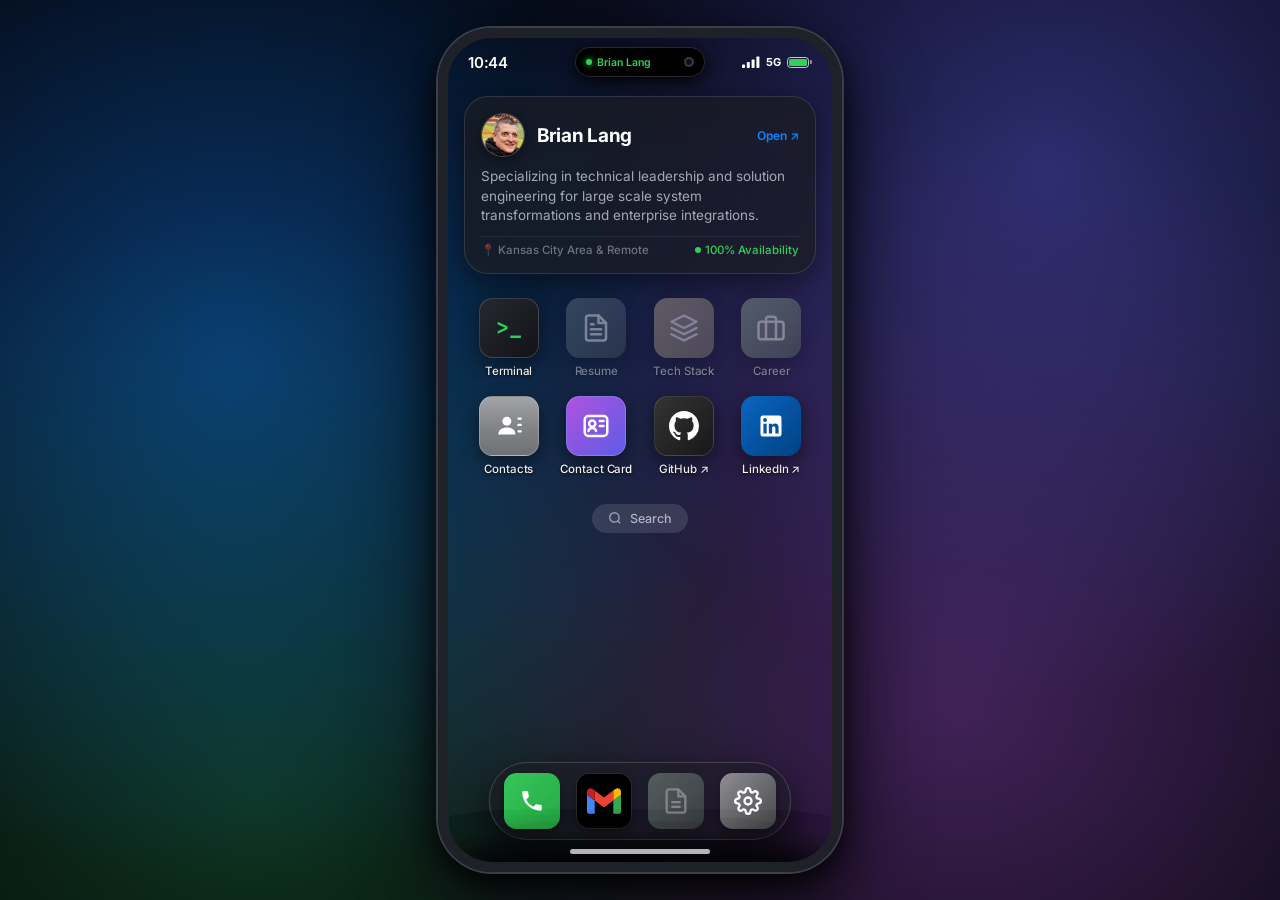
<file: index.html>
<!DOCTYPE html>
<html lang="en">
<head>
  <meta charset="UTF-8">
  <meta name="viewport" content="width=device-width, initial-scale=1.0, viewport-fit=cover, maximum-scale=1.0, user-scalable=no">
  <meta name="apple-mobile-web-app-capable" content="yes">
  <meta name="apple-mobile-web-app-status-bar-style" content="black-translucent">
  <meta name="theme-color" content="#000000">
  <title>Brian Lang | Technical Software Architect</title>
  <meta name="description" content="Brian Lang - Technical Software Architect iOS 18 Experience">
  <link rel="stylesheet" href="style.css?v=2.2">
  <link rel="preconnect" href="https://fonts.googleapis.com">
  <link rel="preconnect" href="https://fonts.gstatic.com" crossorigin>
  <link href="https://fonts.googleapis.com/css2?family=Inter:wght@300;400;500;600;700;800&family=JetBrains+Mono:wght@400;500;600&display=swap" rel="stylesheet">
</head>
<body class="ios-root">

  <!-- Main Device Shell (Centered iPhone 16 chassis on Desktop, Fullscreen on Mobile) -->
  <div class="iphone-chassis">

    <!-- Top Safe Area Status Bar -->
    <header class="ios-statusbar" aria-label="Status Bar">
      <div class="status-left">
        <span class="status-clock" id="status-clock">9:41</span>
      </div>

      <!-- Dynamic Island -->
      <div class="dynamic-island" id="dynamic-island" tabindex="0" role="button" aria-expanded="false" aria-label="Dynamic Island - Brian Lang">
        <div class="island-compact">
          <div class="island-pill-active">
            <span class="island-pulse"></span>
            <span class="island-label">Brian Lang</span>
          </div>
          <div class="island-sensor"></div>
        </div>
        <div class="island-expanded-content">
          <div class="island-avatar">
            <img src="assets/brian-avatar.jpg" alt="Brian Lang" class="avatar-img">
          </div>
          <div class="island-meta">
            <div class="island-headline">Brian Lang • Available for Advisory</div>
          </div>
          <a href="mailto:brian.lang@robustcomputing.com" class="island-action-btn">Contact</a>
        </div>
      </div>

      <div class="status-right">
        <!-- Signal Indicator -->
        <span class="status-icon" title="5G Full Signal">
          <svg width="18" height="12" viewBox="0 0 18 12" fill="currentColor">
            <rect x="0" y="8.5" width="3" height="3.5" rx="0.8"/>
            <rect x="4.8" y="6" width="3" height="6" rx="0.8"/>
            <rect x="9.6" y="3.5" width="3" height="8.5" rx="0.8"/>
            <rect x="14.4" y="0.5" width="3" height="11.5" rx="0.8"/>
          </svg>
        </span>
        <span class="status-5g">5G</span>
        <!-- Battery Icon -->
        <span class="status-battery" title="Battery 100%">
          <span class="battery-shell">
            <span class="battery-level"></span>
          </span>
          <span class="battery-tip"></span>
        </span>
      </div>
    </header>

    <!-- SpringBoard (Homescreen) -->
    <main class="ios-springboard" id="springboard">

      <!-- Widget Row: Profile Header + Quick Metrics -->
      <section class="widget-row" aria-label="Interactive Widgets">
        <!-- 2x2 Large Card Widget: Architect Identity -->
        <div class="ios-widget widget-hero" data-launch="app-terminal" tabindex="0" role="button" aria-label="View Terminal Profile">
          <div class="widget-top-bar">
            <div class="widget-avatar-group">
              <div class="hero-avatar">
                <img src="assets/brian-avatar.jpg" alt="Brian Lang" class="avatar-img">
              </div>
              <div>
                <h1 class="hero-name">Brian Lang</h1>
              </div>
            </div>
            <span class="widget-launch-hint">Open ↗</span>
          </div>
          <p class="hero-summary">
            Specializing in technical leadership and solution engineering for large scale system transformations and enterprise integrations.
          </p>
          <div class="hero-footer">
            <span class="hero-chip">📍 Kansas City Area & Remote</span>
            <span class="hero-uptime"><span class="green-dot"></span> 100% Availability</span>
          </div>
        </div>
      </section>

      <!-- App Grid 4-Column Layout -->
      <section class="app-grid" aria-label="Applications">
        <!-- App 1: Terminal Profile -->
        <div class="app-icon-item" data-launch="app-terminal" tabindex="0" role="button" aria-label="Open Terminal App">
          <div class="icon-squircle icon-terminal">
            <span class="terminal-prompt-glyph">&gt;_</span>
          </div>
          <span class="icon-label">Terminal</span>
        </div>

        <!-- App 2: Resume / Vitae (Disabled) -->
        <div class="app-icon-item is-disabled" aria-disabled="true" role="button" aria-label="Resume / CV App (Disabled)">
          <div class="icon-squircle icon-resume">
            <svg width="30" height="30" viewBox="0 0 24 24" fill="none" stroke="currentColor" stroke-width="2" stroke-linecap="round" stroke-linejoin="round">
              <path d="M14 2H6a2 2 0 0 0-2 2v16a2 2 0 0 0 2 2h12a2 2 0 0 0 2-2V8z"></path>
              <polyline points="14 2 14 8 20 8"></polyline>
              <line x1="16" y1="13" x2="8" y2="13"></line>
              <line x1="16" y1="17" x2="8" y2="17"></line>
              <polyline points="10 9 9 9 8 9"></polyline>
            </svg>
          </div>
          <span class="icon-label">Resume</span>
        </div>


        <!-- App 4: Stack & Skills (Disabled) -->
        <div class="app-icon-item is-disabled" aria-disabled="true" role="button" aria-label="Tech Stack App (Disabled)">
          <div class="icon-squircle icon-skills">
            <svg width="30" height="30" viewBox="0 0 24 24" fill="none" stroke="currentColor" stroke-width="2" stroke-linecap="round" stroke-linejoin="round">
              <polygon points="12 2 2 7 12 12 22 7 12 2"></polygon>
              <polyline points="2 17 12 22 22 17"></polyline>
              <polyline points="2 12 12 17 22 12"></polyline>
            </svg>
          </div>
          <span class="icon-label">Tech Stack</span>
        </div>

        <!-- App 5: Career Experience (Disabled) -->
        <div class="app-icon-item is-disabled" aria-disabled="true" role="button" aria-label="Experience Timeline App (Disabled)">
          <div class="icon-squircle icon-experience">
            <svg width="30" height="30" viewBox="0 0 24 24" fill="none" stroke="currentColor" stroke-width="2" stroke-linecap="round" stroke-linejoin="round">
              <rect x="2" y="7" width="20" height="14" rx="2" ry="2"></rect>
              <path d="M16 21V5a2 2 0 0 0-2-2h-4a2 2 0 0 0-2 2v16"></path>
            </svg>
          </div>
          <span class="icon-label">Career</span>
        </div>

        <!-- App 6: Contact & Connect -->
        <div class="app-icon-item" data-launch="app-contact" tabindex="0" role="button" aria-label="Open Contacts App">
          <div class="icon-squircle icon-contact">
            <svg width="34" height="34" viewBox="0 0 32 32" fill="none">
              <!-- Address book tab tabs on right -->
              <path d="M25 9H27M25 15H27M25 21H27" stroke="#FFFFFF" stroke-width="2.2" stroke-linecap="round"/>
              <!-- Main White ID Silhouette Card -->
              <circle cx="14" cy="11.5" r="4.2" fill="#FFFFFF"/>
              <path d="M6 24C6 19.5 9.5 17.5 14 17.5C18.5 17.5 22 19.5 22 24" fill="#FFFFFF"/>
            </svg>
          </div>
          <span class="icon-label">Contacts</span>
        </div>

        <!-- App 7: Download Contact Card -->
        <a href="assets/Brian_Lang.vcf" download="Brian_Lang.vcf" class="app-icon-item external-link" aria-label="Download Brian's Contact Card (vCard)">
          <div class="icon-squircle icon-vcard">
            <svg width="30" height="30" viewBox="0 0 24 24" fill="none" stroke="currentColor" stroke-width="2" stroke-linecap="round" stroke-linejoin="round">
              <rect x="3" y="4" width="18" height="16" rx="3"></rect>
              <circle cx="9" cy="10" r="2.5"></circle>
              <path d="M15 8h3M15 12h3M6 16c0-1.5 1.5-2.5 3-2.5s3 1 3 2.5"></path>
            </svg>
          </div>
          <span class="icon-label">Contact Card</span>
        </a>

        <!-- App 8: GitHub / Code -->
        <a href="https://github.com/flying-wedge" target="_blank" rel="noopener noreferrer" class="app-icon-item external-link" aria-label="Open Brian's GitHub">
          <div class="icon-squircle icon-github">
            <svg width="30" height="30" viewBox="0 0 24 24" fill="currentColor">
              <path d="M12 0C5.37 0 0 5.37 0 12c0 5.31 3.435 9.795 8.205 11.385.6.105.825-.255.825-.57 0-.285-.015-1.23-.015-2.235-3.015.555-3.795-.735-4.035-1.41-.135-.345-.72-1.41-1.23-1.695-.42-.225-1.02-.78-.015-.795.945-.015 1.62.87 1.845 1.23 1.08 1.815 2.805 1.305 3.495.99.105-.78.42-1.305.765-1.605-2.67-.3-5.46-1.335-5.46-5.925 0-1.305.465-2.385 1.23-3.225-.12-.3-.54-1.53.12-3.18 0 0 1.005-.315 3.3 1.23.96-.27 1.98-.405 3-.405s2.04.135 3 .405c2.295-1.56 3.3-1.23 3.3-1.23.66 1.65.24 2.88.12 3.18.765.84 1.23 1.905 1.23 3.225 0 4.605-2.805 5.625-5.475 5.925.435.375.81 1.095.81 2.22 0 1.605-.015 2.895-.015 3.3 0 .315.225.69.825.57A12.02 12.02 0 0 0 24 12c0-6.63-5.37-12-12-12z"/>
            </svg>
          </div>
          <span class="icon-label">GitHub ↗</span>
        </a>

        <!-- App 9: LinkedIn -->
        <a href="https://www.linkedin.com/in/brian-lang-4b99282/" target="_blank" rel="noopener noreferrer" class="app-icon-item external-link" aria-label="Open Brian's LinkedIn Profile">
          <div class="icon-squircle icon-linkedin">
            <svg width="28" height="28" viewBox="0 0 24 24" fill="currentColor">
              <path d="M19 3a2 2 0 0 1 2 2v14a2 2 0 0 1-2 2H5a2 2 0 0 1-2-2V5a2 2 0 0 1 2-2h14m-.5 15.5v-5.3a3.26 3.26 0 0 0-3.26-3.26c-.85 0-1.84.52-2.28 1.3v-1.11h-2.79v8.37h2.79v-4.93c0-.77.62-1.4 1.39-1.4a1.4 1.4 0 0 1 1.4 1.4v4.93h2.75M6.88 8.56a1.68 1.68 0 0 0 1.68-1.68c0-.93-.75-1.69-1.68-1.69a1.69 1.69 0 0 0-1.69 1.69c0 .93.76 1.68 1.69 1.68m1.39 9.94v-8.37H5.5v8.37h2.77z"/>
            </svg>
          </div>
          <span class="icon-label">LinkedIn ↗</span>
        </a>
      </section>

      <!-- Spotlight Search Bar Trigger -->
      <div class="spotlight-bar" id="spotlight-trigger" tabindex="0" role="button" aria-label="Search Brian's Contact Details">
        <svg class="search-icon" width="14" height="14" viewBox="0 0 24 24" fill="none" stroke="currentColor" stroke-width="2.5">
          <circle cx="11" cy="11" r="8"></circle>
          <line x1="21" y1="21" x2="16.65" y2="16.65"></line>
        </svg>
        <span>Search</span>
      </div>

    </main>

    <!-- Bottom Dock Bar -->
    <nav class="ios-dock-container" aria-label="Dock">
      <div class="ios-dock">
        <!-- Dock 0: Phone -->
        <a href="tel:+17855503966" class="dock-item" aria-label="Call Brian Lang (+1 785-550-3966)">
          <div class="dock-squircle dock-phone">
            <svg width="26" height="26" viewBox="0 0 24 24" fill="currentColor">
              <path d="M6.62 10.79a15.053 15.053 0 006.59 6.59l2.2-2.2a1 1 0 011.01-.24c1.12.37 2.33.57 3.58.57a1 1 0 011 1V20a1 1 0 01-1 1A17 17 0 013 4a1 1 0 011-1h3.5a1 1 0 011 1c0 1.25.2 2.46.57 3.58a1 1 0 01-.24 1.01l-2.21 2.2z"/>
            </svg>
          </div>
        </a>

        <!-- Dock 1: Gmail -->
        <a href="mailto:brian.lang@robustcomputing.com" class="dock-item" aria-label="Send Email to Brian Lang (Gmail)">
          <div class="dock-squircle dock-gmail" style="background: #000000; border: 1px solid rgba(255, 255, 255, 0.16);">
            <svg width="34" height="34" viewBox="0 0 512 512" xmlns="http://www.w3.org/2000/svg">
              <path d="M34.9 448h81.5V250.2L0 163v250.2C0 432.5 15.7 448 34.9 448" fill="#4285F4"/>
              <path d="M395.6 448h81.5c19.3 0 34.9-15.7 34.9-34.9V163l-116.4 87.3" fill="#34A853"/>
              <path d="M395.6 99v151.3L512 163v-46.5c0-43.2-49.3-67.8-83.8-41.9" fill="#FBBC04"/>
              <path d="M116.4 250.2V99L256 203.7 395.6 99v151.3L256 355" fill="#EA4335"/>
              <path d="M0 116.4V163l116.4 87.3V99L83.8 74.5C49.2 48.6 0 73.2 0 116.4" fill="#C5221F"/>
            </svg>
          </div>
        </a>

        <!-- Dock 3: Resume (Disabled) -->
        <div class="dock-item is-disabled" aria-disabled="true" role="button" aria-label="Resume App (Disabled)">
          <div class="dock-squircle dock-resume">
            <svg width="28" height="28" viewBox="0 0 24 24" fill="none" stroke="currentColor" stroke-width="2">
              <path d="M14 2H6a2 2 0 0 0-2 2v16a2 2 0 0 0 2 2h12a2 2 0 0 0 2-2V8z"></path>
              <polyline points="14 2 14 8 20 8"></polyline>
              <line x1="16" y1="13" x2="8" y2="13"></line>
              <line x1="16" y1="17" x2="8" y2="17"></line>
            </svg>
          </div>
        </div>

        <!-- Dock 4: Settings -->
        <div class="dock-item" data-launch="app-settings" tabindex="0" role="button" aria-label="Launch Settings App">
          <div class="dock-squircle dock-settings">
            <svg width="28" height="28" viewBox="0 0 24 24" fill="none" stroke="currentColor" stroke-width="2">
              <circle cx="12" cy="12" r="3"></circle>
              <path d="M19.4 15a1.65 1.65 0 0 0 .33 1.82l.06.06a2 2 0 0 1 0 2.83 2 2 0 0 1-2.83 0l-.06-.06a1.65 1.65 0 0 0-1.82-.33 1.65 1.65 0 0 0-1 1.51V21a2 2 0 0 1-2 2 2 2 0 0 1-2-2v-.09A1.65 1.65 0 0 0 9 19.4a1.65 1.65 0 0 0-1.82.33l-.06.06a2 2 0 0 1-2.83 0 2 2 0 0 1 0-2.83l.06-.06a1.65 1.65 0 0 0 .33-1.82 1.65 1.65 0 0 0-1.51-1H3a2 2 0 0 1-2-2 2 2 0 0 1 2-2h.09A1.65 1.65 0 0 0 4.6 9a1.65 1.65 0 0 0-.33-1.82l-.06-.06a2 2 0 0 1 0-2.83 2 2 0 0 1 2.83 0l.06.06a1.65 1.65 0 0 0 1.82.33H9a1.65 1.65 0 0 0 1-1.51V3a2 2 0 0 1 2-2 2 2 0 0 1 2 2v.09a1.65 1.65 0 0 0 1 1.51 1.65 1.65 0 0 0 1.82-.33l.06-.06a2 2 0 0 1 2.83 0 2 2 0 0 1 0 2.83l-.06.06a1.65 1.65 0 0 0-.33 1.82V9a1.65 1.65 0 0 0 1.51 1H21a2 2 0 0 1 2 2 2 2 0 0 1-2 2h-.09a1.65 1.65 0 0 0-1.51 1z"></path>
            </svg>
          </div>
        </div>
      </div>
    </nav>

    <!-- iOS Home Indicator Pill -->
    <div class="ios-home-indicator-zone" id="home-indicator" role="button" aria-label="Return to SpringBoard" tabindex="0">
      <div class="indicator-pill"></div>
    </div>

    <!-- ================= MODAL APP SHEETS ================= -->
    <div class="app-sheets-viewport" id="sheets-viewport">

      <!-- 1. TERMINAL PROFILE SHEET -->
      <section class="ios-sheet" id="app-terminal" role="dialog" aria-labelledby="title-terminal" aria-modal="true">
        <header class="sheet-navbar">
          <button class="sheet-btn-left" data-dismiss aria-label="Close Terminal">Done</button>
          <h2 class="sheet-title" id="title-terminal">Terminal Profile</h2>
        </header>
        
        <div class="sheet-content">
          <div class="terminal-shell">
            <div class="terminal-topbar">
              <span class="term-dot red"></span>
              <span class="term-dot yellow"></span>
              <span class="term-dot green"></span>
              <span class="term-path">brian@cloud-fabric:~ (zsh)</span>
            </div>
            <div class="terminal-console">
              <p class="t-line"><span class="t-prompt">brian@workstation</span>:<span class="t-dir">~</span>$ whoami</p>
              <div class="t-response">
                <span class="t-key">Name:</span> <span class="t-val">Brian Lang</span><br>
                <span class="t-key">Role:</span> <span class="t-val">Technical Software Architect</span><br>
                <span class="t-key">Domains:</span> <span class="t-val">Financial Services / Insurance • Large Scale System Transformations • Enterprise Integrations</span><br>
                <span class="t-key">Location:</span> <span class="t-val">Kansas City Area / Remote</span>
              </div>
            </div>
          </div>

          <div class="sheet-action-cta">
            <button class="ios-btn-primary" data-launch="app-contact">Contact Brian</button>
          </div>
        </div>
      </section>

      <!-- 2. RESUME / CV SHEET -->
      <section class="ios-sheet" id="app-resume" role="dialog" aria-labelledby="title-resume" aria-modal="true">
        <header class="sheet-navbar">
          <button class="sheet-btn-left" data-dismiss aria-label="Close Resume">Done</button>
          <h2 class="sheet-title" id="title-resume">Curriculum Vitae</h2>
          <button class="sheet-btn-right" onclick="window.print()" aria-label="Print Resume">Print</button>
        </header>

        <div class="sheet-content">
          <div class="cv-card">
            <header class="cv-header">
              <h1 class="cv-name">BRIAN LANG</h1>
              <div class="cv-role">TECHNICAL SOFTWARE ARCHITECT</div>
              <div class="cv-meta">
                <span>Email: <a href="mailto:brian.lang@robustcomputing.com">brian.lang@robustcomputing.com</a></span>
                <span>Web: brianlang.dev</span>
                <span>GitHub: <a href="https://github.com/flying-wedge" target="_blank" rel="noopener noreferrer">github.com/flying-wedge</a></span>
                <span>Location: Kansas City Area / Remote</span>
              </div>
            </header>

            <section class="cv-section">
              <h3 class="cv-section-title">EXECUTIVE SUMMARY</h3>
              <p class="cv-text">
                Accomplished Technical Software Architect specializing in large scale system transformations, complex enterprise integrations,
                resilient multi-region cloud platforms, and event-driven topologies. Proven record leading complex systems design,
                optimizing query latencies, and ensuring 99.99% system availability SLAs across high-throughput platforms.
              </p>
            </section>

            <section class="cv-section">
              <h3 class="cv-section-title">CORE COMPETENCIES</h3>
              <div class="cv-skills-grid">
                <div><strong>Architecture &amp; Strategy:</strong> Large Scale System Transformations, Enterprise Integrations, Fault Domain Isolation</div>
                <div><strong>Languages:</strong> Go (Golang), TypeScript, Python, Rust, SQL</div>
                <div><strong>Infrastructure:</strong> AWS, Google Cloud Platform (GCP), Kubernetes, Docker, Terraform, Helm</div>
                <div><strong>Data & Streaming:</strong> Apache Kafka, Redis Clusters, PostgreSQL, gRPC, GraphQL, Envoy</div>
              </div>
            </section>

            <section class="cv-section">
              <h3 class="cv-section-title">PROFESSIONAL EXPERIENCE</h3>
              
              <article class="cv-job">
                <div class="cv-job-header">
                  <strong>Apex Cloud Systems — Staff Technical Architect</strong>
                  <span class="cv-date">2023 – Present</span>
                </div>
                <ul class="cv-bullets">
                  <li>Designed multi-region streaming platform processing 15M+ operations daily with 99.99% uptime guarantee.</li>
                  <li>Architected cross-cloud consensus and automated failover pipelines spanning AWS us-east-1 and GCP europe-west3.</li>
                  <li>Reduced egress bandwidth and infrastructure costs by 30% through protocol buffer batching and cache topologies.</li>
                </ul>
              </article>

              <article class="cv-job">
                <div class="cv-job-header">
                  <strong>DataSphere Analytics — Principal Systems Architect</strong>
                  <span class="cv-date">2020 – 2023</span>
                </div>
                <ul class="cv-bullets">
                  <li>Built telemetry and real-time analytical query federation engine serving 12,000+ enterprise users.</li>
                  <li>Engineered distributed Redis memory-caching layer slashing p99 analytical queries by 45%.</li>
                </ul>
              </article>

              <article class="cv-job">
                <div class="cv-job-header">
                  <strong>Vanguard Tech Labs — Senior Software Engineer</strong>
                  <span class="cv-date">2018 – 2020</span>
                </div>
                <ul class="cv-bullets">
                  <li>Engineered core microservices in Go & Python, integrated Kafka consumers, and instituted comprehensive integration suites.</li>
                </ul>
              </article>
            </section>

            <section class="cv-section">
              <h3 class="cv-section-title">EDUCATION & CERTIFICATIONS</h3>
              <div class="cv-job-header">
                <strong>University of California, Berkeley — B.S. in Computer Science</strong>
                <span class="cv-date">Magna Cum Laude</span>
              </div>
              <p class="cv-text cv-certs">
                • AWS Certified Solutions Architect – Professional (SAP-C02)<br>
                • Certified Kubernetes Administrator (CKA)
              </p>
            </section>
          </div>

          <div class="sheet-action-cta">
            <a href="assets/resume-placeholder.html" download="Brian_Lang_Resume.html" class="ios-btn-primary">Download Resume (HTML/PDF)</a>
            <a href="assets/resume-placeholder.html" target="_blank" class="ios-btn-secondary">Open Standalone Document ↗</a>
          </div>
        </div>
      </section>

      <!-- 4. TECH STACK & SKILLS SHEET -->
      <section class="ios-sheet" id="app-skills" role="dialog" aria-labelledby="title-skills" aria-modal="true">
        <header class="sheet-navbar">
          <button class="sheet-btn-left" data-dismiss aria-label="Close Tech Stack">Done</button>
          <h2 class="sheet-title" id="title-skills">Tech Stack</h2>
          <button class="sheet-btn-right" data-launch="app-terminal" aria-label="Open Terminal">Terminal</button>
        </header>

        <div class="sheet-content">
          <div class="ios-group-container">
            <h4 class="ios-group-heading">CORE PROGRAMMING LANGUAGES</h4>
            <div class="ios-table-view">
              <div class="table-row">
                <div class="row-icon cyan">Go</div>
                <div class="row-main">
                  <div class="row-title">Go (Golang)</div>
                  <div class="row-subtitle">High-throughput microservices, concurrency routines</div>
                </div>
                <span class="ios-badge primary">Primary</span>
              </div>
              <div class="table-row">
                <div class="row-icon blue">TS</div>
                <div class="row-main">
                  <div class="row-title">TypeScript / Node.js</div>
                  <div class="row-subtitle">GraphQL gateways, APIs, developer platforms</div>
                </div>
                <span class="ios-badge">Production</span>
              </div>
              <div class="table-row">
                <div class="row-icon green">Py</div>
                <div class="row-main">
                  <div class="row-title">Python</div>
                  <div class="row-subtitle">Automation pipelines, telemetry, data tooling</div>
                </div>
                <span class="ios-badge">Proficient</span>
              </div>
              <div class="table-row">
                <div class="row-icon orange">Rs</div>
                <div class="row-main">
                  <div class="row-title">Rust</div>
                  <div class="row-subtitle">Systems utilities, high-performance edge proxies</div>
                </div>
                <span class="ios-badge">Systems</span>
              </div>
            </div>
          </div>

          <div class="ios-group-container">
            <h4 class="ios-group-heading">SYSTEM ARCHITECTURE & INTEGRATION</h4>
            <div class="ios-table-view">
              <div class="table-row">
                <div class="row-icon purple">🏛️</div>
                <div class="row-main">
                  <div class="row-title">System Architecture</div>
                  <div class="row-subtitle">High availability, cell architectures, fault domain containment</div>
                </div>
              </div>
              <div class="table-row">
                <div class="row-icon red">⚡</div>
                <div class="row-main">
                  <div class="row-title">Apache Kafka & Event Fabrics</div>
                  <div class="row-subtitle">Event streaming, log retention, consumer groups</div>
                </div>
              </div>
              <div class="table-row">
                <div class="row-icon blue">💾</div>
                <div class="row-main">
                  <div class="row-title">Redis & PostgreSQL</div>
                  <div class="row-subtitle">Distributed caching, cluster replication, relational data</div>
                </div>
              </div>
            </div>
          </div>

          <div class="ios-group-container">
            <h4 class="ios-group-heading">CLOUD & INFRASTRUCTURE</h4>
            <div class="ios-table-view">
              <div class="table-row">
                <div class="row-icon orange">☁️</div>
                <div class="row-main">
                  <div class="row-title">AWS & Google Cloud (GCP)</div>
                  <div class="row-subtitle">Multi-region VPCs, IAM zero-trust, Cloud Native</div>
                </div>
              </div>
              <div class="table-row">
                <div class="row-icon blue">☸️</div>
                <div class="row-main">
                  <div class="row-title">Kubernetes & Containers</div>
                  <div class="row-subtitle">Cluster scheduling, Envoy service mesh, Docker</div>
                </div>
              </div>
              <div class="table-row">
                <div class="row-icon purple">🛠️</div>
                <div class="row-main">
                  <div class="row-title">Terraform & CI/CD</div>
                  <div class="row-subtitle">Declarative IaC, GitHub Actions, automated tests</div>
                </div>
              </div>
            </div>
          </div>

          <div class="ios-group-container">
            <h4 class="ios-group-heading">AI & DEVELOPER TOOLING</h4>
            <div class="ios-table-view">
              <div class="table-row">
                <div class="row-icon purple">🚀</div>
                <div class="row-main">
                  <div class="row-title">Google Antigravity</div>
                  <div class="row-subtitle">Advanced autonomous agentic workflows & pair programming</div>
                </div>
                <span class="ios-badge primary">Agentic</span>
              </div>
              <div class="table-row">
                <div class="row-icon blue">✨</div>
                <div class="row-main">
                  <div class="row-title">Google 3.8 Flash</div>
                  <div class="row-subtitle">High-speed reasoning, multimodal inference & code generation</div>
                </div>
                <span class="ios-badge">LLM</span>
              </div>
            </div>
          </div>
        </div>
      </section>

      <!-- 5. CAREER EXPERIENCE SHEET -->
      <section class="ios-sheet" id="app-experience" role="dialog" aria-labelledby="title-experience" aria-modal="true">
        <header class="sheet-navbar">
          <button class="sheet-btn-left" data-dismiss aria-label="Close Career Timeline">Done</button>
          <h2 class="sheet-title" id="title-experience">Career Timeline</h2>
        </header>

        <div class="sheet-content">
          <div class="timeline-container">
            <div class="timeline-entry">
              <div class="timeline-year">2023 — PRESENT</div>
              <div class="timeline-card">
                <div class="timeline-company-row">
                  <div class="company-badge apex">APEX</div>
                  <div>
                    <h3 class="company-role">Staff Technical Architect</h3>
                    <div class="company-name">Apex Cloud Systems</div>
                  </div>
                </div>
                <p class="timeline-text">
                  Directing multi-region streaming and distributed cloud platform ingesting 15M+ daily transactions. Reduced global network overhead by 30% and mentored 8 senior engineers.
                </p>
                <div class="timeline-pills">
                  <span>Go</span><span>Kafka</span><span>AWS</span><span>K8s</span>
                </div>
              </div>
            </div>

            <div class="timeline-entry">
              <div class="timeline-year">2020 — 2023</div>
              <div class="timeline-card">
                <div class="timeline-company-row">
                  <div class="company-badge data">DATA</div>
                  <div>
                    <h3 class="company-role">Principal Systems Architect</h3>
                    <div class="company-name">DataSphere Analytics</div>
                  </div>
                </div>
                <p class="timeline-text">
                  Spearheaded telemetry gateway serving 12,000+ enterprise analysts. Optimized Redis caching fabric and established 99.99% multi-region uptime benchmark.
                </p>
                <div class="timeline-pills">
                  <span>TypeScript</span><span>Redis</span><span>PostgreSQL</span><span>GraphQL</span>
                </div>
              </div>
            </div>

            <div class="timeline-entry">
              <div class="timeline-year">2018 — 2020</div>
              <div class="timeline-card">
                <div class="timeline-company-row">
                  <div class="company-badge vtl">VTL</div>
                  <div>
                    <h3 class="company-role">Senior Software Engineer</h3>
                    <div class="company-name">Vanguard Tech Labs</div>
                  </div>
                </div>
                <p class="timeline-text">
                  Implemented foundational gRPC microservices, automated deployment pipelines, and established 92% automated integration testing coverage.
                </p>
                <div class="timeline-pills">
                  <span>Python</span><span>Go</span><span>Docker</span><span>CI/CD</span>
                </div>
              </div>
            </div>
          </div>
        </div>
      </section>

      <!-- 6. CONTACT SHEET -->
      <section class="ios-sheet" id="app-contact" role="dialog" aria-labelledby="title-contact" aria-modal="true">
        <header class="sheet-navbar">
          <button class="sheet-btn-left" data-dismiss aria-label="Close Contact">Done</button>
          <h2 class="sheet-title" id="title-contact">Contact Brian</h2>
          <button class="sheet-btn-right" data-launch="app-terminal" aria-label="Open Terminal">Terminal</button>
        </header>

        <div class="sheet-content">
          <div class="contact-header-card">
            <div class="contact-large-avatar">
              <img src="assets/brian-avatar.jpg" alt="Brian Lang" class="avatar-img">
            </div>
            <h3 class="contact-name">Brian Lang</h3>
            <div class="contact-title-pill">Technical Software Architect</div>

            <div class="contact-quick-actions">
              <a href="assets/Brian_Lang.vcf" download="Brian_Lang.vcf" class="action-circle-btn" id="download-vcard-btn" aria-label="Download vCard">
                <span class="action-icon">🪪</span>
                <span class="action-text" id="vcard-btn-text">vcard</span>
              </a>
              <a href="tel:+17855503966" class="action-circle-btn">
                <span class="action-icon">📞</span>
                <span class="action-text">call</span>
              </a>
              <a href="sms:+17855503966" class="action-circle-btn">
                <span class="action-icon">💬</span>
                <span class="action-text">message</span>
              </a>
              <a href="https://wa.me/flyingwedge05" target="_blank" rel="noopener noreferrer" class="action-circle-btn">
                <span class="action-icon">🟢</span>
                <span class="action-text">whatsapp</span>
              </a>
              <a href="https://t.me/flyingwedge72" target="_blank" rel="noopener noreferrer" class="action-circle-btn" aria-label="Telegram Profile">
                <span class="action-icon">✈️</span>
                <span class="action-text">telegram</span>
              </a>
              <a href="mailto:brian.lang@robustcomputing.com" class="action-circle-btn">
                <span class="action-icon">✉️</span>
                <span class="action-text">mail</span>
              </a>
              <a href="https://www.linkedin.com/in/brian-lang-4b99282/" target="_blank" rel="noopener noreferrer" class="action-circle-btn" aria-label="LinkedIn Profile">
                <span class="action-icon">💼</span>
                <span class="action-text">linkedin</span>
              </a>
            </div>
          </div>

          <div class="ios-group-container">
            <h4 class="ios-group-heading">COMMUNICATION</h4>
            <div class="ios-table-view">
              <a href="assets/Brian_Lang.vcf" download="Brian_Lang.vcf" class="table-row link-row" id="download-vcard-row">
                <div class="row-icon purple">🪪</div>
                <div class="row-main">
                  <div class="row-title">Download Contact Card</div>
                  <div class="row-subtitle">Add Brian Lang to Apple / Google Contacts (.vcf)</div>
                </div>
                <span class="row-arrow">↓</span>
              </a>
              <a href="tel:+17855503966" class="table-row link-row">
                <div class="row-icon green">📞</div>
                <div class="row-main">
                  <div class="row-title">Phone</div>
                  <div class="row-subtitle">+1 (785) 550-3966</div>
                </div>
                <span class="row-arrow">↗</span>
              </a>
              <a href="sms:+17855503966" class="table-row link-row">
                <div class="row-icon green">💬</div>
                <div class="row-main">
                  <div class="row-title">SMS / iMessage</div>
                  <div class="row-subtitle">+1 (785) 550-3966</div>
                </div>
                <span class="row-arrow">↗</span>
              </a>
              <a href="https://wa.me/flyingwedge05" target="_blank" rel="noopener noreferrer" class="table-row link-row">
                <div class="row-icon whatsapp">🟢</div>
                <div class="row-main">
                  <div class="row-title">WhatsApp</div>
                  <div class="row-subtitle">@flyingwedge05</div>
                </div>
                <span class="row-arrow">↗</span>
              </a>
              <a href="https://t.me/flyingwedge72" target="_blank" rel="noopener noreferrer" class="table-row link-row">
                <div class="row-icon telegram">✈️</div>
                <div class="row-main">
                  <div class="row-title">Telegram</div>
                  <div class="row-subtitle">@flyingwedge72</div>
                </div>
                <span class="row-arrow">↗</span>
              </a>
              <a href="mailto:brian.lang@robustcomputing.com" class="table-row link-row">
                <div class="row-icon blue">📧</div>
                <div class="row-main">
                  <div class="row-title">Email</div>
                  <div class="row-subtitle">brian.lang@robustcomputing.com</div>
                </div>
                <span class="row-arrow">↗</span>
              </a>
              <a href="https://www.linkedin.com/in/brian-lang-4b99282/" target="_blank" rel="noopener noreferrer" class="table-row link-row">
                <div class="row-icon linkedin">💼</div>
                <div class="row-main">
                  <div class="row-title">LinkedIn</div>
                  <div class="row-subtitle">linkedin.com/in/brian-lang-4b99282</div>
                </div>
                <span class="row-arrow">↗</span>
              </a>
              <div class="table-row">
                <div class="row-icon green">📍</div>
                <div class="row-main">
                  <div class="row-title">Primary Region</div>
                  <div class="row-subtitle">Kansas City Area (CST / UTC-6) • Remote</div>
                </div>
              </div>
            </div>
          </div>
        </div>
      </section>

      <!-- 7. SETTINGS SHEET -->
      <section class="ios-sheet" id="app-settings" role="dialog" aria-labelledby="title-settings" aria-modal="true">
        <header class="sheet-navbar">
          <button class="sheet-btn-left" data-dismiss aria-label="Close Settings">Done</button>
          <h2 class="sheet-title" id="title-settings">Settings</h2>
          <button class="sheet-btn-right" data-launch="app-terminal" aria-label="Open Terminal">Terminal</button>
        </header>

        <div class="sheet-content">
          <div class="ios-group-container">
            <h4 class="ios-group-heading">THEME & APPEARANCE</h4>
            <div class="ios-table-view">
              <div class="table-row">
                <div class="row-icon orange">☀️</div>
                <div class="row-main">
                  <div class="row-title">Light Mode</div>
                  <div class="row-subtitle">Switch to crisp iOS 18 Light Appearance</div>
                </div>
                <button class="ios-pill-toggle" id="toggle-light-mode">Off</button>
              </div>
              <div class="table-row">
                <div class="row-icon blue">🎨</div>
                <div class="row-main">
                  <div class="row-title">Aurora Ambient Glow</div>
                  <div class="row-subtitle">Authentic dynamic depth wallpaper</div>
                </div>
                <button class="ios-pill-toggle active" id="toggle-aurora">On</button>
              </div>
            </div>
          </div>

          <div class="ios-group-container">
            <h4 class="ios-group-heading">ABOUT THIS PORTFOLIO</h4>
            <div class="ios-table-view">
              <div class="table-row">
                <div class="row-icon green">📱</div>
                <div class="row-main">
                  <div class="row-title">System Version</div>
                  <div class="row-subtitle">iOS 18 Dark Mode Edition</div>
                </div>
                <span class="row-info">v2.0</span>
              </div>
              <div class="table-row">
                <div class="row-icon cyan">⚡</div>
                <div class="row-main">
                  <div class="row-title">Architecture</div>
                  <div class="row-subtitle">Zero-dependency vanilla HTML5/CSS3/ES6+</div>
                </div>
                <span class="row-info">Native</span>
              </div>
            </div>
          </div>

          <div class="ios-group-container">
            <h4 class="ios-group-heading">TOOLING</h4>
            <div class="ios-table-view">
              <div class="table-row">
                <div class="row-icon purple">🚀</div>
                <div class="row-main">
                  <div class="row-title">Google Antigravity</div>
                  <div class="row-subtitle">Advanced autonomous agentic workflows & pair programming</div>
                </div>
                <span class="ios-badge primary">Agentic</span>
              </div>
              <div class="table-row">
                <div class="row-icon blue">✨</div>
                <div class="row-main">
                  <div class="row-title">Google 3.8 Flash</div>
                  <div class="row-subtitle">High-speed reasoning, multimodal inference & code generation</div>
                </div>
                <span class="ios-badge">LLM</span>
              </div>
            </div>
          </div>
        </div>
      </section>

    </div>

    <!-- Spotlight Search Overlay Modal -->
    <div class="spotlight-overlay" id="spotlight-modal" role="dialog" aria-label="Spotlight Search" aria-hidden="true">
      <div class="spotlight-card">
        <div class="spotlight-input-row">
          <svg width="18" height="18" viewBox="0 0 24 24" fill="none" stroke="currentColor" stroke-width="2.5">
            <circle cx="11" cy="11" r="8"></circle>
            <line x1="21" y1="21" x2="16.65" y2="16.65"></line>
          </svg>
          <input type="text" id="spotlight-input" placeholder="Search phone, email, vCard, LinkedIn..." autocomplete="off" spellcheck="false">
          <button class="spotlight-cancel" id="spotlight-close">Cancel</button>
        </div>
        <div class="spotlight-results" id="spotlight-results">
          <!-- Populated dynamically by script.js -->
        </div>
      </div>
    </div>

  </div>

  <script src="script.js"></script>
</body>
</html>
</file>
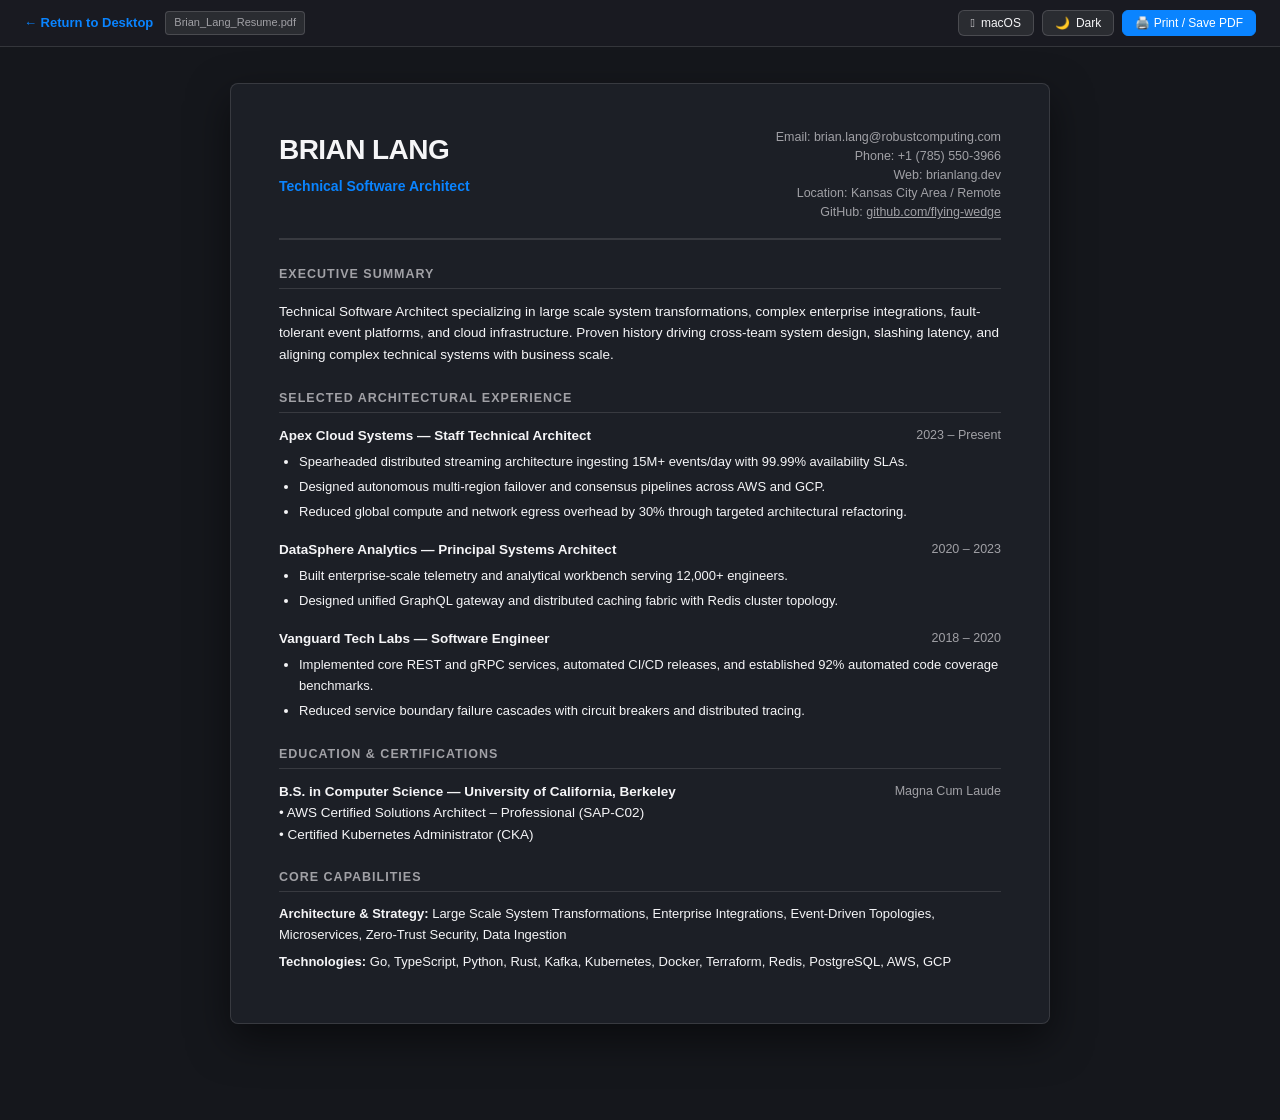
<file: assets/resume-placeholder.html>
<!DOCTYPE html>
<html lang="en" data-os="macos" data-theme="dark">
<head>
  <meta charset="UTF-8">
  <meta name="viewport" content="width=device-width, initial-scale=1.0">
  <title>Brian Lang - Resume / Curriculum Vitae</title>
  <style>
    /* Theme variables matching main portfolio */
    :root, [data-theme="dark"] {
      --bg: #15171c;
      --paper-bg: #1c1f26;
      --text: #F5F5F7;
      --muted: #A1A1A6;
      --border: rgba(255, 255, 255, 0.12);
      --accent: #0A84FF;
      --bar-bg: rgba(26, 28, 35, 0.85);
      --btn-bg: rgba(255, 255, 255, 0.08);
      --btn-border: rgba(255, 255, 255, 0.15);
      --shadow: 0 16px 40px rgba(0, 0, 0, 0.5);
    }
    [data-theme="light"] {
      --bg: #F0F2F5;
      --paper-bg: #FFFFFF;
      --text: #1D1D1F;
      --muted: #6E6E73;
      --border: #E5E5EA;
      --accent: #0071E3;
      --bar-bg: rgba(255, 255, 255, 0.85);
      --btn-bg: rgba(0, 0, 0, 0.05);
      --btn-border: rgba(0, 0, 0, 0.12);
      --shadow: 0 12px 32px rgba(0, 0, 0, 0.12);
    }

    /* OS Specific Fonts & Accents */
    [data-os="macos"] {
      font-family: -apple-system, BlinkMacSystemFont, "SF Pro Text", "Helvetica Neue", sans-serif;
      --accent: #0A84FF;
    }
    [data-os="windows"] {
      font-family: "Segoe UI Variable", "Segoe UI", sans-serif;
      --accent: #0078D4;
    }
    [data-os="fedora"] {
      font-family: "Cantarell", -apple-system, sans-serif;
      --accent: #3584E4;
    }

    * { box-sizing: border-box; margin: 0; padding: 0; transition: background 0.2s ease, color 0.2s ease; }
    
    body {
      background: var(--bg);
      color: var(--text);
      line-height: 1.6;
      padding-bottom: 60px;
    }

    /* Fixed Top Control Bar with OS & Theme Switchers */
    .top-control-bar {
      position: sticky;
      top: 0;
      z-index: 100;
      background: var(--bar-bg);
      backdrop-filter: blur(20px);
      -webkit-backdrop-filter: blur(20px);
      border-bottom: 1px solid var(--border);
      padding: 10px 24px;
      display: flex;
      justify-content: space-between;
      align-items: center;
      flex-wrap: wrap;
      gap: 12px;
    }

    .bar-left {
      display: flex;
      align-items: center;
      gap: 12px;
    }

    .back-link {
      color: var(--accent);
      text-decoration: none;
      font-weight: 600;
      font-size: 13px;
      display: inline-flex;
      align-items: center;
      gap: 4px;
    }
    .back-link:hover { text-decoration: underline; }

    .doc-pill {
      font-size: 11px;
      padding: 2px 8px;
      border-radius: 4px;
      background: var(--btn-bg);
      border: 1px solid var(--btn-border);
      color: var(--muted);
    }

    .bar-right {
      display: flex;
      align-items: center;
      gap: 8px;
    }

    .control-btn {
      background: var(--btn-bg);
      border: 1px solid var(--btn-border);
      color: var(--text);
      padding: 5px 12px;
      border-radius: 6px;
      cursor: pointer;
      font-size: 12px;
      font-weight: 500;
      display: inline-flex;
      align-items: center;
      gap: 6px;
    }
    .control-btn:hover {
      background: rgba(255, 255, 255, 0.15);
    }
    [data-theme="light"] .control-btn:hover {
      background: rgba(0, 0, 0, 0.08);
    }

    .control-btn.primary {
      background: var(--accent);
      border-color: var(--accent);
      color: #fff;
    }

    /* Resume Document Layout */
    .document-container {
      max-width: 820px;
      margin: 36px auto;
      padding: 44px 48px;
      background: var(--paper-bg);
      border: 1px solid var(--border);
      border-radius: 8px;
      box-shadow: var(--shadow);
      font-size: 13.5px;
    }

    .header {
      display: flex;
      justify-content: space-between;
      border-bottom: 2px solid var(--border);
      padding-bottom: 16px;
      margin-bottom: 24px;
      flex-wrap: wrap;
      gap: 16px;
    }

    h1 {
      margin: 0;
      font-size: 28px;
      letter-spacing: -0.02em;
    }

    .title {
      font-size: 14px;
      color: var(--accent);
      font-weight: 600;
      margin-top: 2px;
    }

    .contact-info {
      font-size: 12.5px;
      color: var(--muted);
      text-align: right;
      line-height: 1.5;
    }

    h2 {
      font-size: 12.5px;
      letter-spacing: 0.08em;
      text-transform: uppercase;
      color: var(--muted);
      border-bottom: 1px solid var(--border);
      padding-bottom: 4px;
      margin-top: 22px;
      margin-bottom: 12px;
    }

    .job { margin-bottom: 16px; }
    .job-head { display: flex; justify-content: space-between; font-weight: 600; font-size: 13.5px; }
    .job-head span { color: var(--muted); font-weight: normal; font-size: 12.5px; }
    ul { margin: 6px 0; padding-left: 20px; font-size: 13px; color: var(--text); }
    li { margin-bottom: 4px; }
    .skills-line { font-size: 13px; margin-bottom: 6px; }

    @media print {
      .top-control-bar { display: none; }
      body { margin: 0; padding: 0; background: #FFF; color: #000; }
      .document-container { margin: 0; padding: 0; border: none; box-shadow: none; max-width: 100%; }
    }
  </style>
</head>
<body>

  <!-- Sticky Top Control Bar with OS & Theme Switchers -->
  <div class="top-control-bar">
    <div class="bar-left">
      <a href="../index.html" class="back-link">&larr; Return to Desktop</a>
      <span class="doc-pill">Brian_Lang_Resume.pdf</span>
    </div>

    <div class="bar-right">
      <!-- OS Switcher Pill -->
      <button class="control-btn" id="resume-os-btn" title="Cycle Operating System Theme (macOS → Windows 11 → Fedora GNOME)">
        <span id="os-icon"></span>
        <span id="os-label">macOS</span>
      </button>

      <!-- Theme Switcher Pill -->
      <button class="control-btn" id="resume-theme-btn" title="Toggle Light / Dark Mode">
        <span id="theme-icon">🌙</span>
        <span id="theme-label">Dark</span>
      </button>

      <!-- Print Button -->
      <button class="control-btn primary" onclick="window.print()">
        🖨️ Print / Save PDF
      </button>
    </div>
  </div>

  <main class="document-container">
    <div class="header">
      <div>
        <h1>BRIAN LANG</h1>
        <div class="title">Technical Software Architect</div>
      </div>
      <div class="contact-info">
        <div>Email: brian.lang@robustcomputing.com</div>
        <div>Phone: +1 (785) 550-3966</div>
        <div>Web: brianlang.dev</div>
        <div>Location: Kansas City Area / Remote</div>
        <div>GitHub: <a href="https://github.com/flying-wedge" target="_blank" rel="noopener noreferrer" style="color: inherit; text-decoration: underline;">github.com/flying-wedge</a></div>
      </div>
    </div>

    <h2>Executive Summary</h2>
    <p>
      Technical Software Architect specializing in large scale system transformations, complex enterprise integrations,
      fault-tolerant event platforms, and cloud infrastructure. Proven history driving cross-team system design, slashing latency,
      and aligning complex technical systems with business scale.
    </p>

    <h2>Selected Architectural Experience</h2>
    <div class="job">
      <div class="job-head">
        <div>Apex Cloud Systems — Staff Technical Architect</div>
        <span>2023 – Present</span>
      </div>
      <ul>
        <li>Spearheaded distributed streaming architecture ingesting 15M+ events/day with 99.99% availability SLAs.</li>
        <li>Designed autonomous multi-region failover and consensus pipelines across AWS and GCP.</li>
        <li>Reduced global compute and network egress overhead by 30% through targeted architectural refactoring.</li>
      </ul>
    </div>

    <div class="job">
      <div class="job-head">
        <div>DataSphere Analytics — Principal Systems Architect</div>
        <span>2020 – 2023</span>
      </div>
      <ul>
        <li>Built enterprise-scale telemetry and analytical workbench serving 12,000+ engineers.</li>
        <li>Designed unified GraphQL gateway and distributed caching fabric with Redis cluster topology.</li>
      </ul>
    </div>

    <div class="job">
      <div class="job-head">
        <div>Vanguard Tech Labs — Software Engineer</div>
        <span>2018 – 2020</span>
      </div>
      <ul>
        <li>Implemented core REST and gRPC services, automated CI/CD releases, and established 92% automated code coverage benchmarks.</li>
        <li>Reduced service boundary failure cascades with circuit breakers and distributed tracing.</li>
      </ul>
    </div>

    <h2>Education &amp; Certifications</h2>
    <div class="job">
      <div class="job-head">
        <div>B.S. in Computer Science — University of California, Berkeley</div>
        <span>Magna Cum Laude</span>
      </div>
      <div>• AWS Certified Solutions Architect – Professional (SAP-C02)</div>
      <div>• Certified Kubernetes Administrator (CKA)</div>
    </div>

    <h2>Core Capabilities</h2>
    <div class="skills-line"><strong>Architecture &amp; Strategy:</strong> Large Scale System Transformations, Enterprise Integrations, Event-Driven Topologies, Microservices, Zero-Trust Security, Data Ingestion</div>
    <div class="skills-line"><strong>Technologies:</strong> Go, TypeScript, Python, Rust, Kafka, Kubernetes, Docker, Terraform, Redis, PostgreSQL, AWS, GCP</div>
  </main>

  <script>
    (function () {
      const OS_KEY = 'portfolio-os-preference';
      const THEME_KEY = 'portfolio-theme-preference';
      const OS_LIST = ['macos', 'windows', 'fedora'];
      const html = document.documentElement;

      const osBtn = document.getElementById('resume-os-btn');
      const osIcon = document.getElementById('os-icon');
      const osLabel = document.getElementById('os-label');

      const themeBtn = document.getElementById('resume-theme-btn');
      const themeIcon = document.getElementById('theme-icon');
      const themeLabel = document.getElementById('theme-label');

      function applyOS(os) {
        html.setAttribute('data-os', os);
        localStorage.setItem(OS_KEY, os);
        if (os === 'macos') {
          osIcon.textContent = '';
          osLabel.textContent = 'macOS';
        } else if (os === 'windows') {
          osIcon.textContent = '🪟';
          osLabel.textContent = 'Windows 11';
        } else {
          osIcon.textContent = '🔵';
          osLabel.textContent = 'Fedora GNOME';
        }
      }

      function applyTheme(theme) {
        html.setAttribute('data-theme', theme);
        localStorage.setItem(THEME_KEY, theme);
        const isDark = theme === 'dark';
        themeIcon.textContent = isDark ? '🌙' : '☀️';
        themeLabel.textContent = isDark ? 'Dark' : 'Light';
      }

      function cycleOS() {
        const cur = html.getAttribute('data-os') || 'macos';
        const next = OS_LIST[(OS_LIST.indexOf(cur) + 1) % OS_LIST.length];
        applyOS(next);
      }

      function toggleTheme() {
        const cur = html.getAttribute('data-theme') || 'dark';
        applyTheme(cur === 'dark' ? 'light' : 'dark');
      }

      osBtn.addEventListener('click', cycleOS);
      themeBtn.addEventListener('click', toggleTheme);

      // Load saved preferences
      applyOS(localStorage.getItem(OS_KEY) || 'macos');
      applyTheme(localStorage.getItem(THEME_KEY) || 'dark');
    })();
  </script>
</body>
</html>
</file>
<file: style.css>
/* ==========================================================================
   Brian Lang - Technical Software Architect
   Apple iOS 18 Dark Mode Theme System
   Responsive Mobile Browser & Centered iPhone 16 Chassis for Desktop
   ========================================================================== */

/* --------------------------------------------------------------------------
   1. iOS 18 DESIGN TOKENS & SYSTEM COLORS
   -------------------------------------------------------------------------- */
:root {
  /* True Pure Dark & Glass */
  --ios-bg: #000000;
  --ios-card-glass: rgba(28, 28, 30, 0.72);
  --ios-card-border: rgba(255, 255, 255, 0.12);
  --ios-sheet-bg: rgba(20, 20, 24, 0.94);
  --ios-sheet-border: rgba(255, 255, 255, 0.14);
  --ios-dock-bg: rgba(30, 30, 34, 0.65);
  --ios-dock-border: rgba(255, 255, 255, 0.15);

  /* System Greys */
  --system-gray-1: #8E8E93;
  --system-gray-2: #636366;
  --system-gray-3: #48484A;
  --system-gray-4: #3A3A3C;
  --system-gray-5: #2C2C2E;
  --system-gray-6: #1C1C1E;

  /* iOS Accents */
  --ios-blue: #0A84FF;
  --ios-blue-hover: #0071E3;
  --ios-green: #30D158;
  --ios-indigo: #5E5CE6;
  --ios-orange: #FF9F0A;
  --ios-pink: #FF375F;
  --ios-purple: #BF5AF2;
  --ios-red: #FF453A;
  --ios-teal: #64D2FF;
  --ios-yellow: #FFD60A;

  /* Typography */
  --text-primary: #FFFFFF;
  --text-secondary: rgba(235, 235, 245, 0.68);
  --text-tertiary: rgba(235, 235, 245, 0.42);
  --text-quaternary: rgba(235, 235, 245, 0.2);

  /* Radii */
  --radius-app: 22.5%;
  --radius-widget: 24px;
  --radius-sheet: 36px;
  --radius-dock: 38px;
  --radius-pill: 9999px;

  /* Fonts */
  --font-ios: -apple-system, BlinkMacSystemFont, "SF Pro Display", "SF Pro Text", "Inter", sans-serif;
  --font-mono: "JetBrains Mono", "SF Mono", Menlo, Consolas, monospace;

  /* Stacking Context */
  --z-springboard: 10;
  --z-dock: 50;
  --z-statusbar: 100;
  --z-spotlight: 1500;
  --z-sheets-viewport: 2000;
  --z-desktop-chassis: 10000;
}

/* Light Mode Token Overrides */
body.light-mode {
  --ios-bg: #F2F2F7;
  --ios-card-glass: rgba(255, 255, 255, 0.78);
  --ios-card-border: rgba(0, 0, 0, 0.08);
  --ios-sheet-bg: rgba(246, 246, 248, 0.96);
  --ios-sheet-border: rgba(0, 0, 0, 0.1);
  --ios-dock-bg: rgba(235, 235, 240, 0.72);
  --ios-dock-border: rgba(0, 0, 0, 0.08);

  --ios-blue: #007AFF;
  --ios-blue-hover: #0056B3;

  --text-primary: #000000;
  --text-secondary: rgba(60, 60, 67, 0.75);
  --text-tertiary: rgba(60, 60, 67, 0.45);
  --text-quaternary: rgba(60, 60, 67, 0.25);
}

/* --------------------------------------------------------------------------
   2. GLOBAL RESET & BASE
   -------------------------------------------------------------------------- */
* {
  box-sizing: border-box;
  margin: 0;
  padding: 0;
  -webkit-tap-highlight-color: transparent;
  user-select: none;
}

html, body {
  width: 100%;
  height: 100%;
  min-height: 100dvh;
  background-color: #000000;
  color: var(--text-primary);
  font-family: var(--font-ios);
  overflow: hidden;
  -webkit-font-smoothing: antialiased;
}

/* Authentic iOS 18 Aurora Dark Wallpaper */
body.ios-root {
  background-color: #05060b;
  background-image:
    radial-gradient(circle at 82% 18%, rgba(94, 92, 230, 0.42) 0%, transparent 42%),
    radial-gradient(circle at 18% 40%, rgba(10, 132, 255, 0.38) 0%, transparent 45%),
    radial-gradient(circle at 75% 78%, rgba(191, 90, 242, 0.32) 0%, transparent 50%),
    radial-gradient(circle at 20% 88%, rgba(48, 209, 88, 0.22) 0%, transparent 45%),
    linear-gradient(180deg, #050711 0%, #080c18 40%, #04050a 100%);
  background-attachment: fixed;
  display: flex;
  justify-content: center;
  align-items: center;
}

body.no-aurora {
  background-image: none !important;
  background-color: #000000 !important;
}

/* --------------------------------------------------------------------------
   3. RESPONSIVE IPHONE CHASSIS (Mobile vs Desktop)
   -------------------------------------------------------------------------- */
.iphone-chassis {
  position: relative;
  width: 100%;
  height: 100dvh;
  display: flex;
  flex-direction: column;
  overflow: hidden;
  max-width: 480px;
  margin: 0 auto;
}

/* Desktop hardware frame emulation for screens >= 560px */
@media (min-width: 560px) {
  .iphone-chassis {
    width: 404px;
    height: 844px;
    max-height: 94vh;
    border-radius: 54px;
    border: 10px solid #1f2129;
    box-shadow: 
      0 0 0 2px #3c3f4a,
      0 28px 80px rgba(0, 0, 0, 0.85),
      0 10px 25px rgba(0, 0, 0, 0.7);
  }
}

/* --------------------------------------------------------------------------
   4. TOP STATUS BAR & DYNAMIC ISLAND
   -------------------------------------------------------------------------- */
.ios-statusbar {
  width: 100%;
  height: 48px;
  padding: 0 20px;
  padding-top: env(safe-area-inset-top, 6px);
  display: flex;
  align-items: center;
  justify-content: space-between;
  z-index: var(--z-statusbar);
  position: relative;
  flex-shrink: 0;
}

.status-left {
  flex: 1;
}

.status-clock {
  font-size: 15px;
  font-weight: 600;
  letter-spacing: -0.2px;
  color: #FFFFFF;
}

/* Dynamic Island */
.dynamic-island {
  position: relative;
  background: #000000;
  height: 30px;
  min-width: 130px;
  border-radius: var(--radius-pill);
  border: 0.5px solid rgba(255, 255, 255, 0.16);
  box-shadow: 0 4px 16px rgba(0, 0, 0, 0.9);
  display: flex;
  align-items: center;
  justify-content: center;
  padding: 0 10px;
  cursor: pointer;
  transition: all 0.35s cubic-bezier(0.16, 1, 0.3, 1);
  outline: none;
}

.dynamic-island:hover {
  transform: scale(1.02);
}

.island-compact {
  display: flex;
  align-items: center;
  justify-content: space-between;
  width: 100%;
  gap: 8px;
}

.island-pill-active {
  display: flex;
  align-items: center;
  gap: 5px;
  font-size: 10.5px;
  color: var(--ios-green);
  font-weight: 600;
}

.island-pulse {
  width: 6px;
  height: 6px;
  border-radius: 50%;
  background-color: var(--ios-green);
  box-shadow: 0 0 6px var(--ios-green);
  animation: pulseBlink 2s infinite ease-in-out;
}

@keyframes pulseBlink {
  0%, 100% { opacity: 1; transform: scale(1); }
  50% { opacity: 0.4; transform: scale(0.85); }
}

.island-sensor {
  width: 10px;
  height: 10px;
  border-radius: 50%;
  background: #0d0f17;
  border: 1px solid rgba(255, 255, 255, 0.16);
  box-shadow: inset 0 0 2px rgba(255, 255, 255, 0.5);
}

.island-expanded-content {
  display: none;
  width: 100%;
  align-items: center;
  justify-content: space-between;
  gap: 12px;
}

.dynamic-island.expanded {
  min-width: 320px;
  height: 54px;
  padding: 0 16px;
  border-radius: 27px;
}

.dynamic-island.expanded .island-compact { display: none; }
.dynamic-island.expanded .island-expanded-content { display: flex; }

.island-avatar {
  width: 30px;
  height: 30px;
  border-radius: 50%;
  overflow: hidden;
  border: 1px solid rgba(255, 255, 255, 0.2);
  background: #1C1C1E;
  display: flex;
  align-items: center;
  justify-content: center;
  font-size: 12px;
  font-weight: 700;
}

.island-meta {
  flex: 1;
  text-align: left;
}

.island-sub {
  font-size: 9px;
  font-weight: 700;
  letter-spacing: 0.5px;
  color: var(--ios-teal);
}

.island-headline {
  font-size: 12px;
  font-weight: 600;
  color: #FFFFFF;
}

.island-action-btn {
  background: var(--ios-blue);
  color: #FFFFFF;
  font-size: 11.5px;
  font-weight: 600;
  padding: 5px 12px;
  border-radius: var(--radius-pill);
  text-decoration: none;
}

.status-right {
  flex: 1;
  display: flex;
  align-items: center;
  justify-content: flex-end;
  gap: 6px;
}

.status-5g {
  font-size: 11px;
  font-weight: 700;
  letter-spacing: -0.2px;
}

.status-battery {
  display: inline-flex;
  align-items: center;
}

.battery-shell {
  width: 22px;
  height: 11px;
  border-radius: 3.5px;
  border: 1px solid rgba(255, 255, 255, 0.75);
  padding: 1px;
  display: flex;
  align-items: center;
}

.battery-level {
  width: 100%;
  height: 100%;
  border-radius: 1.5px;
  background-color: var(--ios-green);
}

.battery-tip {
  width: 2px;
  height: 4px;
  background-color: rgba(255, 255, 255, 0.5);
  border-radius: 0 1px 1px 0;
  margin-left: 1px;
}

/* --------------------------------------------------------------------------
   5. SPRINGBOARD (HOMESCREEN)
   -------------------------------------------------------------------------- */
.ios-springboard {
  flex: 1;
  width: 100%;
  overflow-y: auto;
  -webkit-overflow-scrolling: touch;
  padding: 10px 16px 110px;
  display: flex;
  flex-direction: column;
  gap: 20px;
  z-index: var(--z-springboard);
}

.ios-springboard::-webkit-scrollbar {
  display: none;
}

/* --------------------------------------------------------------------------
   6. WIDGETS SYSTEM
   -------------------------------------------------------------------------- */
.widget-row {
  display: grid;
  grid-template-columns: 1fr;
  gap: 14px;
}

@media (min-width: 360px) {
  .widget-row {
    grid-template-columns: 1fr;
  }
}

.ios-widget {
  background: var(--ios-card-glass);
  backdrop-filter: blur(40px) saturate(180%);
  -webkit-backdrop-filter: blur(40px) saturate(180%);
  border: 1px solid var(--ios-card-border);
  border-radius: var(--radius-widget);
  padding: 16px;
  box-shadow: 0 8px 24px rgba(0, 0, 0, 0.4);
  cursor: pointer;
  transition: transform 0.15s cubic-bezier(0.2, 0.8, 0.2, 1), background 0.2s ease;
  position: relative;
  overflow: hidden;
}

.ios-widget:active {
  transform: scale(0.97);
}

/* Large Hero Widget */
.widget-hero {
  display: flex;
  flex-direction: column;
  gap: 10px;
}

.widget-top-bar {
  display: flex;
  align-items: center;
  justify-content: space-between;
}

.widget-avatar-group {
  display: flex;
  align-items: center;
  gap: 12px;
}

.hero-avatar {
  width: 44px;
  height: 44px;
  border-radius: 50%;
  overflow: hidden;
  border: 1.5px solid rgba(255, 255, 255, 0.2);
  background: #1C1C1E;
  display: flex;
  align-items: center;
  justify-content: center;
  font-size: 18px;
  font-weight: 800;
  box-shadow: 0 4px 14px rgba(0, 0, 0, 0.4);
}

.hero-badge {
  font-size: 9.5px;
  font-weight: 700;
  color: var(--ios-teal);
  letter-spacing: 0.6px;
  display: block;
}

.hero-name {
  font-size: 19px;
  font-weight: 700;
  color: #FFFFFF;
  letter-spacing: -0.3px;
}

.widget-launch-hint {
  font-size: 12px;
  font-weight: 600;
  color: var(--ios-blue);
}

.hero-summary {
  font-size: 13.5px;
  line-height: 1.45;
  color: var(--text-secondary);
}

.hero-footer {
  display: flex;
  align-items: center;
  justify-content: space-between;
  padding-top: 6px;
  border-top: 1px solid rgba(255, 255, 255, 0.08);
  font-size: 11.5px;
  font-weight: 500;
}

.hero-chip {
  color: var(--text-tertiary);
}

.hero-uptime {
  color: var(--ios-green);
  display: flex;
  align-items: center;
  gap: 4px;
}

.green-dot {
  width: 6px;
  height: 6px;
  border-radius: 50%;
  background-color: var(--ios-green);
}

/* Stacked Small Widgets */
.widget-stack {
  display: grid;
  grid-template-columns: 1fr 1fr;
  gap: 12px;
}

.widget-small {
  display: flex;
  flex-direction: column;
  justify-content: space-between;
  min-height: 112px;
  padding: 13px 14px;
}

.widget-tag {
  font-size: 10px;
  font-weight: 700;
  letter-spacing: 0.5px;
  color: var(--text-tertiary);
  display: flex;
  align-items: center;
  gap: 4px;
}

.widget-big-stat {
  font-size: 24px;
  font-weight: 800;
  color: #FFFFFF;
  letter-spacing: -0.5px;
  line-height: 1.1;
  margin-top: 2px;
}

.widget-stat-desc {
  font-size: 11.5px;
  font-weight: 600;
  color: var(--text-secondary);
}

.widget-stat-sub {
  font-size: 10px;
  color: var(--text-tertiary);
  margin-top: 2px;
}

/* --------------------------------------------------------------------------
   7. 4-COLUMN APP ICONS GRID
   -------------------------------------------------------------------------- */
.app-grid {
  display: grid;
  grid-template-columns: repeat(4, 1fr);
  gap: 18px 10px;
  padding: 4px 6px;
}

.app-icon-item {
  display: flex;
  flex-direction: column;
  align-items: center;
  gap: 6px;
  cursor: pointer;
  outline: none;
  text-decoration: none;
  transition: transform 0.15s cubic-bezier(0.2, 0.8, 0.2, 1);
}

.app-icon-item:active {
  transform: scale(0.88);
}

.app-icon-item.is-disabled,
.dock-item.is-disabled {
  opacity: 0.45;
  cursor: not-allowed;
  pointer-events: none;
  filter: grayscale(85%);
}

.ios-btn-primary.is-disabled,
.sheet-btn-right.is-disabled {
  opacity: 0.4;
  cursor: not-allowed;
  pointer-events: none;
}

.icon-squircle {
  width: 60px;
  height: 60px;
  border-radius: var(--radius-app);
  display: flex;
  align-items: center;
  justify-content: center;
  box-shadow: 0 6px 18px rgba(0, 0, 0, 0.45);
  position: relative;
  color: #FFFFFF;
}

.icon-label {
  font-size: 11.5px;
  font-weight: 500;
  color: #FFFFFF;
  letter-spacing: -0.1px;
  text-shadow: 0 1px 3px rgba(0, 0, 0, 0.85);
  text-align: center;
}

/* App Icon Themes (Authentic Gradients) */
.icon-terminal {
  background: linear-gradient(135deg, #252830 0%, #121318 100%);
  border: 1px solid rgba(255, 255, 255, 0.16);
}
.terminal-prompt-glyph {
  font-family: var(--font-mono);
  font-size: 22px;
  font-weight: 700;
  color: var(--ios-green);
}

.icon-resume {
  background: linear-gradient(135deg, #0A84FF 0%, #0056B3 100%);
}

.icon-projects {
  background: linear-gradient(135deg, #5E5CE6 0%, #3634A3 100%);
}

.icon-skills {
  background: linear-gradient(135deg, #FF9F0A 0%, #C97200 100%);
}

.icon-experience {
  background: linear-gradient(135deg, #30D158 0%, #1E7E34 100%);
}

.icon-contact {
  background: linear-gradient(180deg, #A2A4A8 0%, #838589 50%, #6E7074 100%);
  border: 1px solid rgba(255, 255, 255, 0.2);
}

.icon-settings {
  background: linear-gradient(135deg, #8E8E93 0%, #48484A 100%);
}

.icon-vcard {
  background: linear-gradient(135deg, #AF52DE 0%, #5E5CE6 100%);
  border: 1px solid rgba(255, 255, 255, 0.15);
}

.icon-github {
  background: linear-gradient(135deg, #333333 0%, #181818 100%);
  border: 1px solid rgba(255, 255, 255, 0.12);
}

.icon-linkedin {
  background: linear-gradient(135deg, #0A66C2 0%, #004182 100%);
}

/* --------------------------------------------------------------------------
   8. SPOTLIGHT SEARCH BAR TRIGGER
   -------------------------------------------------------------------------- */
.spotlight-bar {
  display: flex;
  align-items: center;
  justify-content: center;
  gap: 8px;
  background: rgba(255, 255, 255, 0.12);
  backdrop-filter: blur(20px);
  -webkit-backdrop-filter: blur(20px);
  padding: 7px 16px;
  border-radius: var(--radius-pill);
  width: fit-content;
  margin: 4px auto 0;
  font-size: 12.5px;
  font-weight: 500;
  color: var(--text-secondary);
  cursor: pointer;
  transition: background 0.2s ease, transform 0.15s ease;
}

.spotlight-bar:hover {
  background: rgba(255, 255, 255, 0.18);
}

.spotlight-bar:active {
  transform: scale(0.96);
}

.spotlight-bar.is-disabled {
  opacity: 0.45;
  cursor: not-allowed;
  pointer-events: none;
  filter: grayscale(85%);
}

.search-icon {
  opacity: 0.8;
}

/* --------------------------------------------------------------------------
   9. BOTTOM DOCK
   -------------------------------------------------------------------------- */
.ios-dock-container {
  position: absolute;
  bottom: 22px;
  left: 0;
  right: 0;
  display: flex;
  justify-content: center;
  padding: 0 16px;
  z-index: var(--z-dock);
  pointer-events: none;
}

.ios-dock {
  background: var(--ios-dock-bg);
  backdrop-filter: blur(50px) saturate(220%);
  -webkit-backdrop-filter: blur(50px) saturate(220%);
  border: 1px solid var(--ios-dock-border);
  border-radius: var(--radius-dock);
  padding: 10px 14px;
  display: flex;
  align-items: center;
  gap: 16px;
  box-shadow: 0 16px 40px rgba(0, 0, 0, 0.65), 0 0 1px rgba(255, 255, 255, 0.2);
  pointer-events: auto;
}

.dock-item {
  cursor: pointer;
  transition: transform 0.15s cubic-bezier(0.2, 0.8, 0.2, 1);
  outline: none;
  text-decoration: none;
}

.dock-item:active {
  transform: scale(0.86);
}

.dock-squircle {
  width: 56px;
  height: 56px;
  border-radius: var(--radius-app);
  display: flex;
  align-items: center;
  justify-content: center;
  color: #FFFFFF;
  box-shadow: 0 4px 12px rgba(0, 0, 0, 0.4);
}

.dock-phone { background: linear-gradient(135deg, #34C759, #28A745); }
.dock-mail { background: linear-gradient(180deg, #38ACFF 0%, #0877E9 50%, #0665D0 100%); }
.dock-gmail { background: #000000 !important; border: 1px solid rgba(255, 255, 255, 0.16) !important; }
.dock-terminal { background: linear-gradient(135deg, #252830, #121318); border: 1px solid rgba(255, 255, 255, 0.16); }
.dock-code-glyph { font-family: var(--font-mono); font-size: 20px; font-weight: 700; color: var(--ios-green); }
.dock-resume { background: linear-gradient(135deg, #30D158, #1E7E34); }
.dock-settings { background: linear-gradient(135deg, #8E8E93, #48484A); }

/* --------------------------------------------------------------------------
   10. HOME INDICATOR PILL
   -------------------------------------------------------------------------- */
.ios-home-indicator-zone {
  position: absolute;
  bottom: 0;
  left: 0;
  right: 0;
  height: 22px;
  display: flex;
  align-items: center;
  justify-content: center;
  cursor: pointer;
  z-index: 2500;
}

.indicator-pill {
  width: 140px;
  height: 5px;
  border-radius: var(--radius-pill);
  background: rgba(255, 255, 255, 0.7);
  transition: transform 0.15s ease, background 0.15s ease;
}

.ios-home-indicator-zone:active .indicator-pill {
  transform: scaleX(0.85);
  background: #FFFFFF;
}

/* --------------------------------------------------------------------------
   11. SELF-CONTAINED MODAL APP SHEETS (ZERO HEADER OVERLAYS)
   -------------------------------------------------------------------------- */
.app-sheets-viewport {
  position: fixed;
  top: 0;
  left: 0;
  right: 0;
  bottom: 0;
  pointer-events: none;
  z-index: var(--z-sheets-viewport);
}

/* Desktop container constraints */
@media (min-width: 560px) {
  .app-sheets-viewport {
    position: absolute;
    top: 0;
    left: 0;
    right: 0;
    bottom: 0;
    border-radius: 44px;
    overflow: hidden;
  }
}

.ios-sheet {
  position: absolute;
  /* Leaves clean clearance below device status bar and notch */
  top: calc(48px + env(safe-area-inset-top, 0px));
  left: 0;
  right: 0;
  bottom: 0;
  max-width: 480px;
  margin: 0 auto;
  background: var(--ios-sheet-bg);
  backdrop-filter: blur(50px) saturate(200%);
  -webkit-backdrop-filter: blur(50px) saturate(200%);
  border-radius: var(--radius-sheet) var(--radius-sheet) 0 0;
  border: 1px solid var(--ios-sheet-border);
  border-bottom: none;
  box-shadow: 0 -20px 60px rgba(0, 0, 0, 0.85);
  display: flex;
  flex-direction: column;
  overflow: hidden;
  transform: translateY(105%);
  transition: transform 0.38s cubic-bezier(0.16, 1, 0.3, 1);
  pointer-events: none;
}

.ios-sheet.active {
  transform: translateY(0);
  pointer-events: auto;
}

/* Sheet Dedicated Header Navigation Bar */
.sheet-navbar {
  position: relative;
  background: rgba(28, 28, 32, 0.95);
  border-bottom: 0.5px solid rgba(84, 84, 88, 0.4);
  padding: 12px 18px 10px;
  display: flex;
  align-items: center;
  justify-content: space-between;
  flex-shrink: 0;
  z-index: 10;
}

.sheet-title {
  font-size: 17px;
  font-weight: 700;
  color: #FFFFFF;
  text-align: center;
  flex: 1;
}

.sheet-btn-left,
.sheet-btn-right {
  background: transparent;
  border: none;
  color: var(--ios-blue);
  font-size: 16.5px;
  font-weight: 600;
  cursor: pointer;
  padding: 4px 6px;
  transition: opacity 0.15s ease;
  min-width: 50px;
}

.sheet-btn-left { text-align: left; }
.sheet-btn-right { text-align: right; }

.sheet-btn-left:active,
.sheet-btn-right:active {
  opacity: 0.5;
}

/* Sheet Scroll Body Content */
.sheet-content {
  flex: 1;
  overflow-y: auto;
  -webkit-overflow-scrolling: touch;
  padding: 20px 18px 90px;
  display: flex;
  flex-direction: column;
  gap: 20px;
}

.sheet-content::-webkit-scrollbar {
  width: 4px;
}
.sheet-content::-webkit-scrollbar-thumb {
  background: rgba(255, 255, 255, 0.2);
  border-radius: 4px;
}

/* --------------------------------------------------------------------------
   12. TERMINAL SHELL VIEW
   -------------------------------------------------------------------------- */
.terminal-shell {
  background: #0c0e14;
  border-radius: 18px;
  border: 1px solid rgba(255, 255, 255, 0.14);
  overflow: hidden;
  box-shadow: 0 10px 30px rgba(0, 0, 0, 0.5);
}

.terminal-topbar {
  background: #161922;
  padding: 10px 14px;
  display: flex;
  align-items: center;
  gap: 6px;
  border-bottom: 1px solid rgba(255, 255, 255, 0.08);
}

.term-dot {
  width: 9px;
  height: 9px;
  border-radius: 50%;
}
.term-dot.red { background: #FF5F56; }
.term-dot.yellow { background: #FFBD2E; }
.term-dot.green { background: #27C93F; }

.term-path {
  margin-left: 6px;
  font-family: var(--font-mono);
  font-size: 11px;
  color: var(--text-tertiary);
}

.terminal-console {
  padding: 16px;
  font-family: var(--font-mono);
  font-size: 12.5px;
  line-height: 1.6;
}

.t-line {
  margin-top: 10px;
  color: #FFFFFF;
}
.t-line:first-child { margin-top: 0; }
.t-prompt { color: var(--ios-teal); }
.t-dir { color: var(--ios-blue); }

.t-response {
  color: #D1D5DB;
  padding-left: 10px;
  border-left: 2px solid rgba(255, 255, 255, 0.1);
  margin-top: 6px;
  margin-bottom: 12px;
}

.t-key { color: var(--ios-orange); font-weight: 600; }
.t-val { color: #FFFFFF; }
.t-link { color: var(--ios-blue); text-decoration: none; }
.t-link:hover { text-decoration: underline; }
.t-stat.green { color: var(--ios-green); font-weight: 600; }
.t-muted { color: var(--text-tertiary); }

/* Common Primary/Secondary Sheet CTAs */
.sheet-action-cta {
  display: flex;
  flex-direction: column;
  gap: 10px;
  margin-top: 10px;
}

.ios-btn-primary {
  background: var(--ios-blue);
  color: #FFFFFF;
  border: none;
  font-size: 15.5px;
  font-weight: 600;
  padding: 14px;
  border-radius: 16px;
  text-align: center;
  text-decoration: none;
  cursor: pointer;
  box-shadow: 0 4px 14px rgba(10, 132, 255, 0.35);
  transition: transform 0.12s ease, opacity 0.15s ease;
}

.ios-btn-primary:active {
  transform: scale(0.97);
  opacity: 0.9;
}

.ios-btn-secondary {
  background: rgba(255, 255, 255, 0.1);
  color: #FFFFFF;
  border: 1px solid rgba(255, 255, 255, 0.16);
  font-size: 15px;
  font-weight: 600;
  padding: 13px;
  border-radius: 16px;
  text-align: center;
  text-decoration: none;
  cursor: pointer;
  transition: transform 0.12s ease;
}

.ios-btn-secondary:active {
  transform: scale(0.97);
}

/* --------------------------------------------------------------------------
   13. PRINTABLE RESUME CARD
   -------------------------------------------------------------------------- */
.cv-card {
  background: #FFFFFF;
  color: #111111;
  border-radius: 16px;
  padding: 26px 22px;
  box-shadow: 0 10px 30px rgba(0, 0, 0, 0.6);
  font-family: var(--font-ios);
}

.cv-header {
  border-bottom: 2px solid #111111;
  padding-bottom: 12px;
  margin-bottom: 16px;
}

.cv-name {
  font-size: 24px;
  font-weight: 800;
  letter-spacing: 0.5px;
}

.cv-role {
  font-size: 13px;
  font-weight: 700;
  color: #0056B3;
  letter-spacing: 0.5px;
  margin-top: 2px;
}

.cv-meta {
  display: flex;
  flex-wrap: wrap;
  gap: 6px 14px;
  font-size: 11px;
  color: #444444;
  margin-top: 8px;
}

.cv-meta a {
  color: #0056B3;
  text-decoration: none;
}

.cv-section {
  margin-bottom: 18px;
}

.cv-section-title {
  font-size: 12px;
  font-weight: 800;
  letter-spacing: 0.6px;
  color: #111111;
  border-bottom: 1px solid #CCCCCC;
  padding-bottom: 4px;
  margin-bottom: 8px;
}

.cv-text {
  font-size: 12.5px;
  line-height: 1.55;
  color: #222222;
}

.cv-skills-grid {
  display: grid;
  grid-template-columns: 1fr;
  gap: 6px;
  font-size: 12px;
  line-height: 1.45;
  color: #222222;
}

.cv-job {
  margin-bottom: 12px;
}

.cv-job-header {
  display: flex;
  justify-content: space-between;
  font-size: 12.5px;
  margin-bottom: 4px;
}

.cv-date {
  font-weight: 600;
  color: #555555;
  font-size: 11.5px;
}

.cv-bullets {
  padding-left: 18px;
  font-size: 12px;
  line-height: 1.5;
  color: #222222;
}

.cv-certs {
  margin-top: 4px;
}

/* --------------------------------------------------------------------------
   14. ARCHITECTURE PROJECTS & CASE STUDIES
   -------------------------------------------------------------------------- */
.projects-list {
  display: flex;
  flex-direction: column;
  gap: 16px;
}

.project-card {
  background: var(--ios-card-glass);
  border: 1px solid var(--ios-card-border);
  border-radius: 20px;
  padding: 18px;
  display: flex;
  flex-direction: column;
  gap: 10px;
}

.proj-badge {
  font-size: 9.5px;
  font-weight: 700;
  color: var(--ios-teal);
  letter-spacing: 0.6px;
}

.proj-title {
  font-size: 17px;
  font-weight: 700;
  color: #FFFFFF;
}

.proj-desc {
  font-size: 13.5px;
  line-height: 1.5;
  color: var(--text-secondary);
}

.proj-specs {
  display: flex;
  flex-wrap: wrap;
  gap: 6px;
}

.spec-pill {
  font-size: 11px;
  font-weight: 600;
  background: rgba(255, 255, 255, 0.1);
  padding: 4px 10px;
  border-radius: var(--radius-pill);
  color: var(--text-primary);
}

.proj-metric-row {
  font-size: 12px;
  color: var(--text-tertiary);
  padding-top: 6px;
  border-top: 1px solid rgba(255, 255, 255, 0.08);
}
.metric-val {
  font-weight: 700;
  color: var(--ios-green);
}
.metric-lbl {
  color: var(--text-secondary);
}

/* --------------------------------------------------------------------------
   15. iOS GROUPED TABLEVIEW & LISTS
   -------------------------------------------------------------------------- */
.ios-group-container {
  display: flex;
  flex-direction: column;
  gap: 6px;
}

.ios-group-heading {
  font-size: 11.5px;
  font-weight: 600;
  color: var(--text-tertiary);
  letter-spacing: 0.5px;
  padding-left: 12px;
}

.ios-table-view {
  background: var(--ios-card-glass);
  border: 1px solid var(--ios-card-border);
  border-radius: 18px;
  overflow: hidden;
}

.table-row {
  display: flex;
  align-items: center;
  gap: 14px;
  padding: 13px 16px;
  border-bottom: 0.5px solid rgba(84, 84, 88, 0.25);
  text-decoration: none;
  color: #FFFFFF;
}
.table-row:last-child {
  border-bottom: none;
}

.link-row {
  cursor: pointer;
  transition: background 0.15s ease;
}
.link-row:active {
  background: rgba(255, 255, 255, 0.08);
}

.row-icon {
  width: 32px;
  height: 32px;
  border-radius: 8px;
  display: flex;
  align-items: center;
  justify-content: center;
  font-size: 14px;
  font-weight: 700;
  color: #FFFFFF;
  flex-shrink: 0;
}

.row-icon.cyan { background: var(--ios-teal); color: #000000; }
.row-icon.blue { background: var(--ios-blue); }
.row-icon.green { background: var(--ios-green); }
.row-icon.orange { background: var(--ios-orange); }
.row-icon.purple { background: var(--ios-purple); }
.row-icon.red { background: var(--ios-red); }
.row-icon.whatsapp { background: #25D366; }
.row-icon.telegram { background: #229ED9; }
.row-icon.linkedin { background: #0A66C2; }

.row-main {
  flex: 1;
}

.row-title {
  font-size: 15px;
  font-weight: 600;
  color: #FFFFFF;
}

.row-subtitle {
  font-size: 12px;
  color: var(--text-secondary);
  margin-top: 1px;
}

.ios-badge {
  font-size: 11px;
  font-weight: 600;
  padding: 3px 8px;
  border-radius: var(--radius-pill);
  background: rgba(255, 255, 255, 0.12);
  color: var(--text-secondary);
}

.ios-badge.primary {
  background: rgba(10, 132, 255, 0.25);
  color: var(--ios-blue);
}

.ios-badge.active {
  background: rgba(48, 209, 88, 0.25);
  color: var(--ios-green);
}

.ios-pill-toggle {
  background: var(--ios-green);
  color: #000000;
  border: none;
  font-size: 12px;
  font-weight: 700;
  padding: 4px 12px;
  border-radius: var(--radius-pill);
  cursor: pointer;
}

.row-arrow {
  color: var(--text-tertiary);
  font-size: 14px;
}

.row-info {
  font-size: 13px;
  color: var(--text-tertiary);
}

/* --------------------------------------------------------------------------
   16. TIMELINE & EXPERIENCE FEED
   -------------------------------------------------------------------------- */
.timeline-container {
  display: flex;
  flex-direction: column;
  gap: 20px;
}

.timeline-entry {
  display: flex;
  flex-direction: column;
  gap: 6px;
}

.timeline-year {
  font-size: 11px;
  font-weight: 700;
  letter-spacing: 0.6px;
  color: var(--ios-blue);
  padding-left: 6px;
}

.timeline-card {
  background: var(--ios-card-glass);
  border: 1px solid var(--ios-card-border);
  border-radius: 18px;
  padding: 16px;
  display: flex;
  flex-direction: column;
  gap: 10px;
}

.timeline-company-row {
  display: flex;
  align-items: center;
  gap: 12px;
}

.company-badge {
  width: 44px;
  height: 44px;
  border-radius: 12px;
  display: flex;
  align-items: center;
  justify-content: center;
  font-size: 12px;
  font-weight: 800;
  color: #FFFFFF;
}

.company-badge.apex { background: linear-gradient(135deg, #0A84FF, #5E5CE6); }
.company-badge.data { background: linear-gradient(135deg, #FF9F0A, #FF375F); }
.company-badge.vtl  { background: linear-gradient(135deg, #30D158, #0077A8); }

.company-role {
  font-size: 16px;
  font-weight: 700;
  color: #FFFFFF;
}

.company-name {
  font-size: 12.5px;
  color: var(--text-secondary);
}

.timeline-text {
  font-size: 13px;
  line-height: 1.5;
  color: var(--text-secondary);
}

.timeline-pills {
  display: flex;
  flex-wrap: wrap;
  gap: 6px;
}
.timeline-pills span {
  font-size: 10.5px;
  font-weight: 600;
  background: rgba(255, 255, 255, 0.08);
  padding: 3px 8px;
  border-radius: var(--radius-pill);
}

/* --------------------------------------------------------------------------
   17. CONTACT CARD
   -------------------------------------------------------------------------- */
.contact-header-card {
  background: var(--ios-card-glass);
  border: 1px solid var(--ios-card-border);
  border-radius: 24px;
  padding: 24px 16px;
  display: flex;
  flex-direction: column;
  align-items: center;
  text-align: center;
}

.contact-large-avatar {
  width: 80px;
  height: 80px;
  border-radius: 50%;
  overflow: hidden;
  border: 2px solid rgba(255, 255, 255, 0.25);
  background: #1C1C1E;
  display: flex;
  align-items: center;
  justify-content: center;
  font-size: 30px;
  font-weight: 800;
  color: #FFFFFF;
  box-shadow: 0 8px 24px rgba(0, 0, 0, 0.5);
  margin-bottom: 12px;
}

.avatar-img {
  width: 100%;
  height: 100%;
  object-fit: cover;
  display: block;
}

.contact-name {
  font-size: 22px;
  font-weight: 700;
  color: #FFFFFF;
}

.contact-title-pill {
  font-size: 13px;
  font-weight: 600;
  color: var(--ios-blue);
  margin-top: 4px;
}

.contact-quick-actions {
  display: flex;
  flex-wrap: wrap;
  justify-content: center;
  gap: 12px;
  margin-top: 20px;
}

.action-circle-btn {
  background: rgba(255, 255, 255, 0.1);
  border: 1px solid rgba(255, 255, 255, 0.14);
  width: 62px;
  height: 62px;
  border-radius: 16px;
  display: flex;
  flex-direction: column;
  align-items: center;
  justify-content: center;
  gap: 4px;
  color: #FFFFFF;
  text-decoration: none;
  cursor: pointer;
  transition: transform 0.12s ease, background 0.15s ease;
}

.action-circle-btn:active {
  transform: scale(0.92);
  background: rgba(255, 255, 255, 0.18);
}

.action-icon {
  font-size: 20px;
}

.action-text {
  font-size: 11px;
  font-weight: 600;
  color: var(--ios-blue);
}

/* --------------------------------------------------------------------------
   18. SPOTLIGHT SEARCH OVERLAY
   -------------------------------------------------------------------------- */
.spotlight-overlay {
  position: fixed;
  top: 0;
  left: 0;
  right: 0;
  bottom: 0;
  background: rgba(0, 0, 0, 0.7);
  backdrop-filter: blur(25px);
  -webkit-backdrop-filter: blur(25px);
  z-index: var(--z-spotlight);
  display: none;
  align-items: flex-start;
  justify-content: center;
  padding: 60px 16px 20px;
}

.spotlight-overlay.active {
  display: flex;
}

.spotlight-card {
  width: 100%;
  max-width: 440px;
  background: rgba(28, 28, 32, 0.95);
  border: 1px solid var(--ios-card-border);
  border-radius: 20px;
  overflow: hidden;
  box-shadow: 0 20px 60px rgba(0, 0, 0, 0.9);
  display: flex;
  flex-direction: column;
}

.spotlight-input-row {
  display: flex;
  align-items: center;
  gap: 10px;
  padding: 14px 16px;
  border-bottom: 1px solid rgba(255, 255, 255, 0.1);
}

.spotlight-input-row input {
  flex: 1;
  background: transparent;
  border: none;
  font-size: 16px;
  color: #FFFFFF;
  outline: none;
  font-family: var(--font-ios);
}

.spotlight-input-row input::placeholder {
  color: var(--text-tertiary);
}

.spotlight-cancel {
  background: transparent;
  border: none;
  color: var(--ios-blue);
  font-size: 15px;
  font-weight: 600;
  cursor: pointer;
}

.spotlight-results {
  max-height: 320px;
  overflow-y: auto;
  padding: 8px 0;
}

.spotlight-item {
  display: flex;
  align-items: center;
  gap: 12px;
  padding: 10px 16px;
  cursor: pointer;
  transition: background 0.15s ease;
}

.spotlight-item:hover,
.spotlight-item:active {
  background: rgba(255, 255, 255, 0.08);
}

.spotlight-item-title {
  font-size: 14.5px;
  font-weight: 600;
  color: #FFFFFF;
}

.spotlight-item-sub {
  font-size: 11.5px;
  color: var(--text-secondary);
}

/* --------------------------------------------------------------------------
   19. LIGHT MODE THEME RULES
   -------------------------------------------------------------------------- */
body.light-mode {
  background-color: #F2F2F7 !important;
  background-image:
    radial-gradient(circle at 82% 18%, rgba(94, 92, 230, 0.25) 0%, transparent 42%),
    radial-gradient(circle at 18% 40%, rgba(10, 132, 255, 0.22) 0%, transparent 45%),
    radial-gradient(circle at 75% 78%, rgba(191, 90, 242, 0.2) 0%, transparent 50%),
    radial-gradient(circle at 20% 88%, rgba(48, 209, 88, 0.18) 0%, transparent 45%),
    linear-gradient(180deg, #E5E5EA 0%, #F2F2F7 40%, #FFFFFF 100%) !important;
}

body.light-mode.no-aurora {
  background-image: none !important;
  background-color: #F2F2F7 !important;
}

@media (min-width: 560px) {
  body.light-mode .iphone-chassis {
    border-color: #D1D1D6;
    box-shadow: 
      0 0 0 2px #E5E5EA,
      0 28px 80px rgba(0, 0, 0, 0.2),
      0 10px 25px rgba(0, 0, 0, 0.12);
  }
}

body.light-mode .status-clock {
  color: #000000;
}

body.light-mode .status-icon svg {
  fill: #000000;
}

body.light-mode .battery-tip {
  background: #000000;
}

body.light-mode .battery-level {
  background: #000000;
}

body.light-mode .hero-name,
body.light-mode .widget-big-stat,
body.light-mode .sheet-title,
body.light-mode .row-title,
body.light-mode .contact-name,
body.light-mode .proj-title,
body.light-mode .company-role {
  color: #000000;
}

body.light-mode .hero-footer,
body.light-mode .proj-metric-row {
  border-top-color: rgba(0, 0, 0, 0.08);
}

body.light-mode .table-row {
  border-bottom-color: rgba(60, 60, 67, 0.12);
  color: #000000;
}

body.light-mode .link-row:active {
  background: rgba(0, 0, 0, 0.04);
}

body.light-mode .sheet-navbar {
  background: rgba(246, 246, 248, 0.95);
  border-bottom-color: rgba(60, 60, 67, 0.15);
}

body.light-mode .sheet-content::-webkit-scrollbar-thumb {
  background: rgba(0, 0, 0, 0.2);
}

body.light-mode .spotlight-bar {
  background: rgba(0, 0, 0, 0.08);
  color: rgba(60, 60, 67, 0.8);
}

body.light-mode .spotlight-bar:hover {
  background: rgba(0, 0, 0, 0.12);
}

body.light-mode .spotlight-card {
  background: rgba(255, 255, 255, 0.95);
  border-color: rgba(0, 0, 0, 0.12);
  box-shadow: 0 20px 60px rgba(0, 0, 0, 0.25);
}

body.light-mode .spotlight-input-row {
  border-bottom-color: rgba(0, 0, 0, 0.08);
}

body.light-mode .spotlight-input-row input {
  color: #000000;
}

body.light-mode .spotlight-item:hover,
body.light-mode .spotlight-item:active {
  background: rgba(0, 0, 0, 0.05);
}

body.light-mode .spotlight-item-title {
  color: #000000;
}

body.light-mode .action-circle-btn {
  background: rgba(0, 0, 0, 0.06);
  border-color: rgba(0, 0, 0, 0.1);
  color: #000000;
}

body.light-mode .action-circle-btn:active {
  background: rgba(0, 0, 0, 0.12);
}

body.light-mode .ios-badge {
  background: rgba(0, 0, 0, 0.08);
  color: rgba(60, 60, 67, 0.8);
}

body.light-mode .spec-pill {
  background: rgba(0, 0, 0, 0.06);
  color: #000000;
}

body.light-mode .timeline-pills span {
  background: rgba(0, 0, 0, 0.06);
  color: #000000;
}

body.light-mode .ios-btn-secondary {
  background: rgba(0, 0, 0, 0.06);
  border-color: rgba(0, 0, 0, 0.12);
  color: #000000;
}

body.light-mode .indicator-pill {
  background: rgba(0, 0, 0, 0.4);
}

body.light-mode .ios-home-indicator-zone:active .indicator-pill {
  background: #000000;
}

body.light-mode .dock-gmail {
  background: #FFFFFF;
  border-color: rgba(0, 0, 0, 0.12);
}

/* --------------------------------------------------------------------------
   20. PRINT MEDIA STYLES
   -------------------------------------------------------------------------- */
@media print {
  body {
    background: #FFFFFF !important;
    color: #000000 !important;
  }
  .ios-statusbar,
  .ios-dock-container,
  .ios-home-indicator-zone,
  .ios-springboard,
  .sheet-navbar,
  .sheet-action-cta,
  .spotlight-overlay {
    display: none !important;
  }
  .app-sheets-viewport,
  #app-resume {
    position: static !important;
    display: block !important;
    transform: none !important;
    background: transparent !important;
  }
  .cv-card {
    box-shadow: none !important;
    padding: 0 !important;
  }
}
</file>
